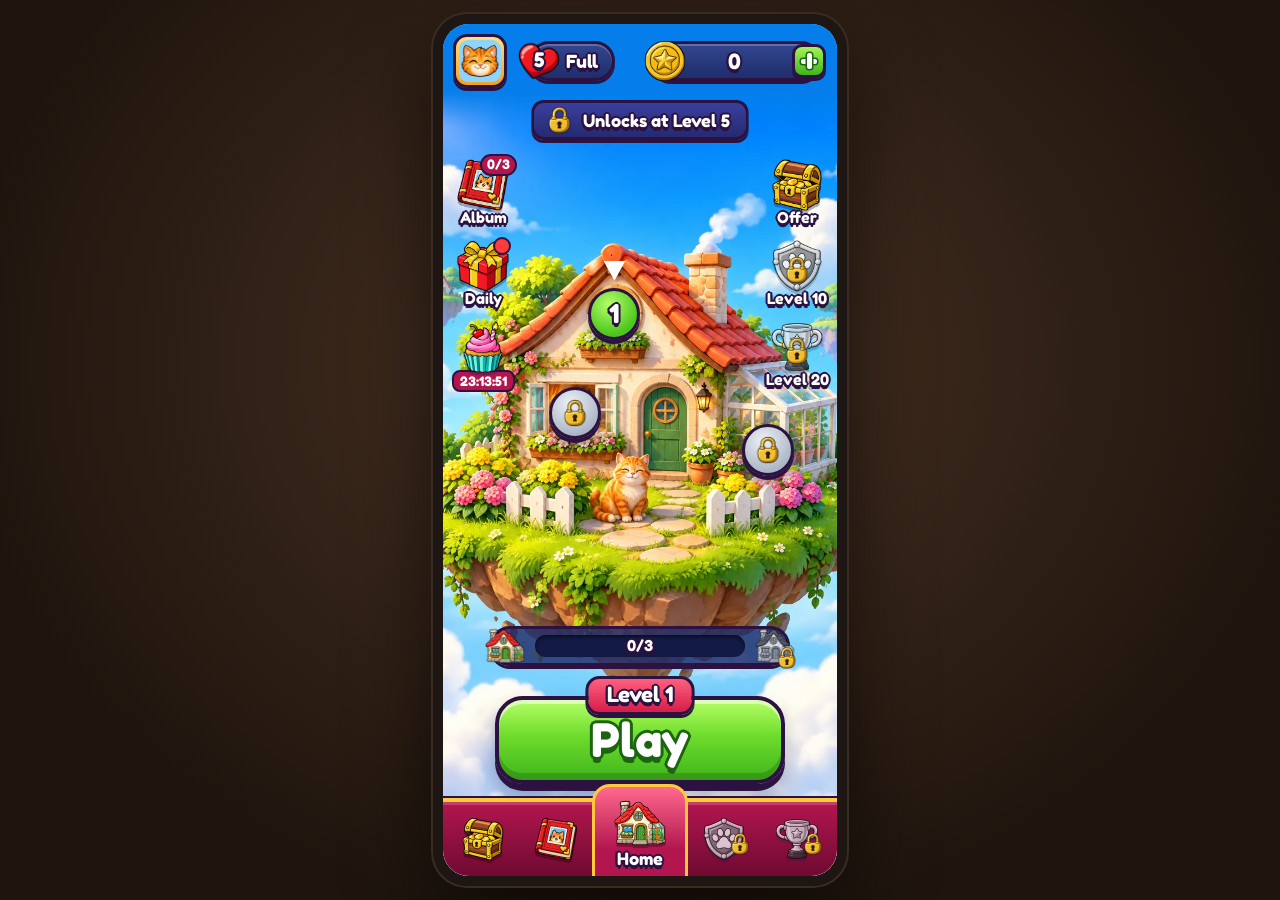
<file: index.html>
<!doctype html>
<html lang="en">
<head>
  <meta charset="utf-8" />
  <script>
    // One link for every screen: a phone plays full screen here; a computer (a mouse and a wide
    // window) opens the game inside a phone-shaped frame. Inside that frame this page is not the
    // top window, so it stays. A link that names no room (no ?level=) opens the home screen,
    // which picks the room.
    // home.html starts with this same script, without the home step.
    (function () {
      const path = location.pathname;
      if (window.top === window) {
        if (!/\/$|\.html$/.test(path)) return location.replace(path + "/" + location.search);
        if (matchMedia("(hover: hover) and (pointer: fine)").matches && innerWidth > innerHeight * 0.75) {
          const q = new URLSearchParams(location.search);
          const page = path.split("/").pop();
          if (page && page !== "index.html") q.set("page", page);
          const s = q.toString(); // not q.size: Safari before 17 has no size
          return location.replace("frame.html" + (s ? "?" + s : ""));
        }
      }
      if (!new URLSearchParams(location.search).has("level")) location.replace("home.html" + location.search);
    })();
  </script>
  <meta name="viewport" content="width=device-width, initial-scale=1, maximum-scale=1, user-scalable=no, viewport-fit=cover" />
  <meta name="theme-color" content="#1a110c" />
  <meta name="apple-mobile-web-app-capable" content="yes" />
  <title>Grandma's Attic</title>
  <link rel="stylesheet" href="css/style.c8e6fa7d97.css" />
</head>
<body>
  <canvas id="view"></canvas>
  <div id="vignette"></div>

  <button id="hint" aria-label="hint">
    <svg viewBox="0 0 48 48" aria-hidden="true">
      <path d="M24 6c-7.2 0-13 5.6-13 12.6 0 4.6 2.4 7.6 4.6 9.9 1.6 1.7 2.4 3 2.4 5V35h12v-1.5c0-2 .8-3.3 2.4-5 2.2-2.3 4.6-5.3 4.6-9.9C37 11.6 31.2 6 24 6z" fill="#ffd27a" stroke="#111" stroke-width="2.8" stroke-linejoin="round"/>
      <path d="M19 38.5h10M20.5 42.5h7" stroke="#111" stroke-width="2.8" stroke-linecap="round"/>
      <path d="M19.5 18.5c0-2.8 2-5 4.6-5.4" stroke="#fff4d6" stroke-width="2.4" stroke-linecap="round" fill="none"/>
    </svg>
    <span class="dots"><i class="dot"></i><i class="dot"></i><i class="dot"></i></span>
  </button>

  <div id="tray"></div>

  <div id="title">
    <div class="card">
      <h1>Grandma's Attic</h1>
      <div id="loadbar"><i></i></div>
      <div class="play" aria-label="play"></div>
    </div>
  </div>

  <div id="win">
    <div class="card">
      <h2>Escaped!</h2>
      <div class="memory"><img data-src="assets/tex/pic_photo_final.webp" alt="" /></div>
      <button id="again">Play again</button>
    </div>
  </div>

  <script type="module" src="js/main.e1792bf6a1.js"></script>
</body>
</html>
</file>
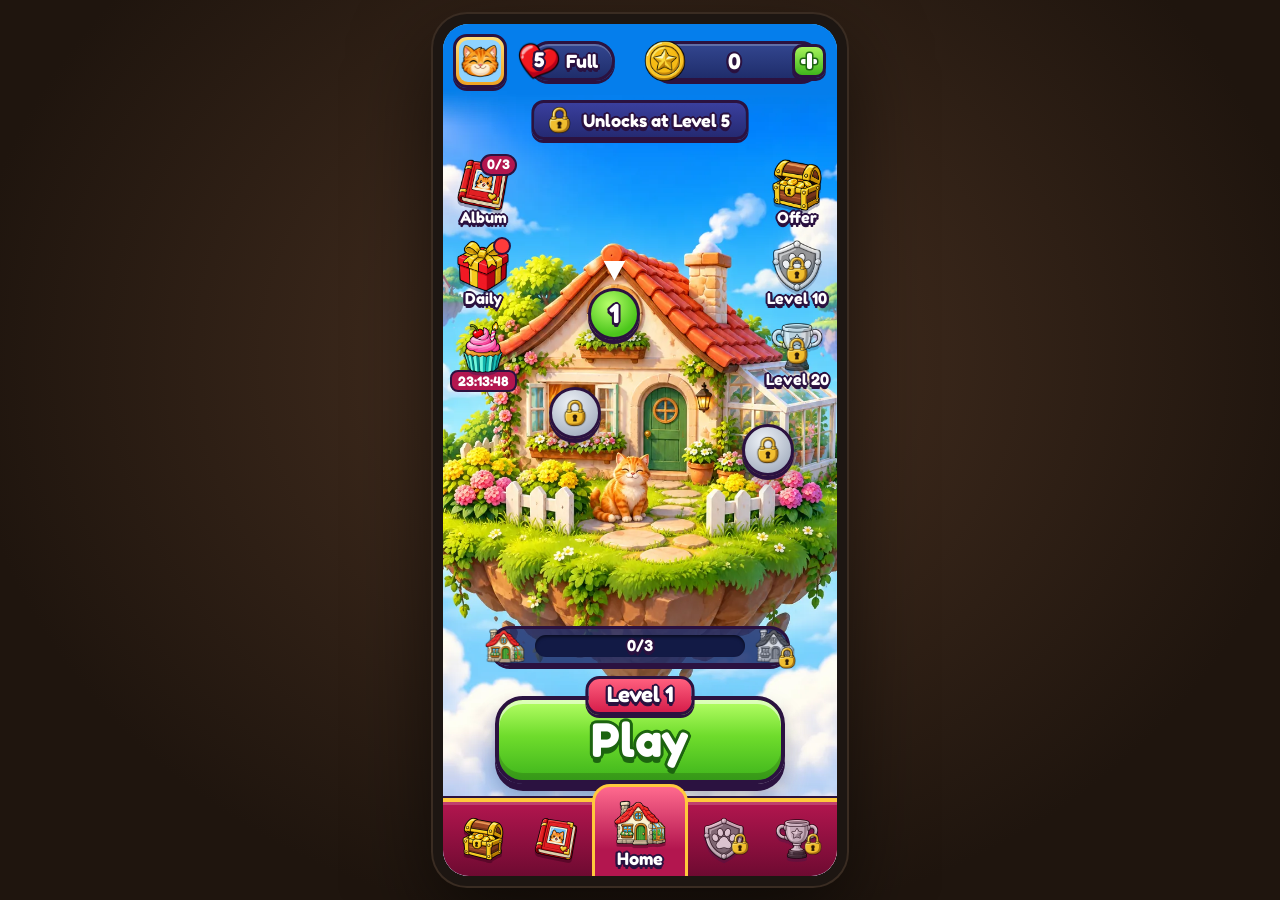
<file: frame.html>
<!doctype html>
<html lang="en">
<head>
  <meta charset="utf-8" />
  <meta name="viewport" content="width=device-width, initial-scale=1" />
  <title>Grandma's House</title>
  <script>
    // ?page=<name>.html is the page that sent the computer here (none = index.html); the rest of
    // the query is that page's own. A phone that lands here goes straight to that page.
    const q = new URLSearchParams(location.search);
    const page = /^[\w-]+\.html$/.test(q.get("page") || "") ? q.get("page") : "";
    q.delete("page");
    const rest = q.toString(); // not q.size: Safari before 17 has no size
    const inner = "./" + page + (rest ? "?" + rest : "");
    if (!matchMedia("(hover: hover) and (pointer: fine)").matches) location.replace(inner);
  </script>
  <style>
    /* The game is portrait mobile; on a computer it plays in a phone-shaped frame (390 x 844,
       an iPhone 14 screen) scaled to the window height. Mouse drag = finger swipe. */
    html, body { margin: 0; height: 100%; background: #2b1d14; overflow: hidden; }
    body { display: flex; align-items: center; justify-content: center;
      background: radial-gradient(ellipse at 50% 40%, #4a3222, #1f150e 75%); }
    .phone {
      height: min(calc(100vh - 48px), 900px); aspect-ratio: 390 / 844;
      border-radius: 34px; padding: 10px; background: #1d1612;
      box-shadow: 0 0 0 2px #3a2c22, 0 30px 80px rgba(0, 0, 0, 0.6);
    }
    iframe { width: 100%; height: 100%; border: 0; border-radius: 26px; display: block; background: #120b07; }
  </style>
</head>
<body>
  <div class="phone"><iframe id="game" title="Grandma's House" allow="autoplay; fullscreen"></iframe></div>
  <script>
    const f = document.getElementById("game");
    f.src = inner;
    f.addEventListener("load", () => f.focus());
  </script>
</body>
</html>
</file>
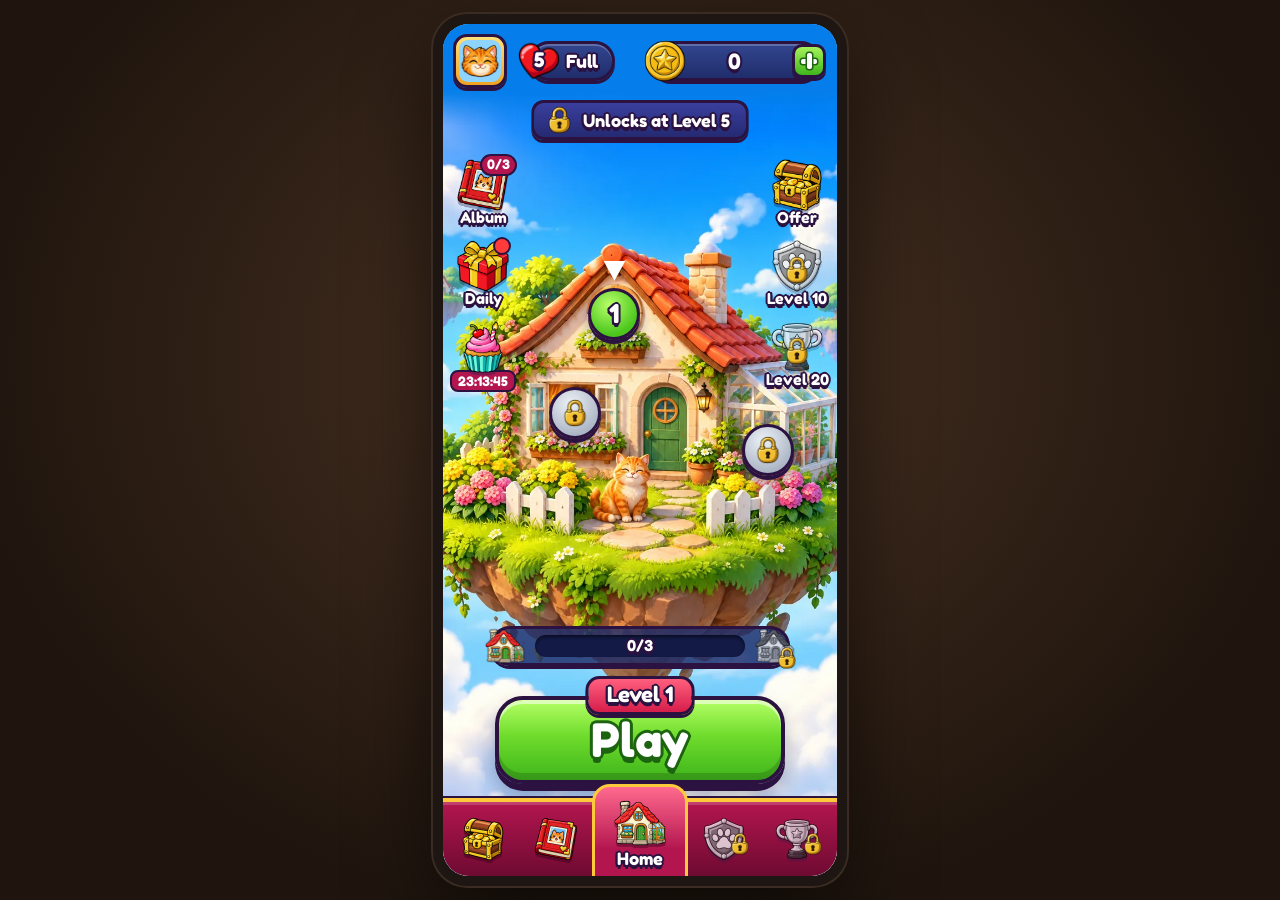
<file: home.html>
<!doctype html>
<html lang="en">
<head>
  <meta charset="utf-8" />
  <script>
    // One link for every screen: a phone plays full screen here; a computer (a mouse and a wide
    // window) opens the game inside a phone-shaped frame. Inside that frame this page is not the
    // top window, so it stays.
    // index.html starts with this same script (and sends a link with no room here).
    if (window.top === window) {
      const path = location.pathname;
      if (!/\/$|\.html$/.test(path)) location.replace(path + "/" + location.search);
      else if (matchMedia("(hover: hover) and (pointer: fine)").matches && innerWidth > innerHeight * 0.75) {
        const q = new URLSearchParams(location.search);
        const page = path.split("/").pop();
        if (page && page !== "index.html") q.set("page", page);
        const s = q.toString(); // not q.size: Safari before 17 has no size
        location.replace("frame.html" + (s ? "?" + s : ""));
      }
    }
  </script>
  <meta name="viewport" content="width=device-width, initial-scale=1, maximum-scale=1, user-scalable=no, viewport-fit=cover" />
  <meta name="theme-color" content="#5bc0f5" />
  <meta name="apple-mobile-web-app-capable" content="yes" />
  <title>Grandma's House</title>
  <link rel="stylesheet" href="meta/font.885dab4bb0.css" />
  <link rel="stylesheet" href="meta/home.fd7357fe61.css" />
  <link rel="preload" as="image" href="meta/art/home_island.webp" />
</head>
<body>
  <!-- The home screen, laid out like a casual mobile game's: grandma's cottage on its island with
       one badge per room on the house, the player's bar on top, feature buttons down the sides, the
       big Play button and the tab bar. Only Play, the rooms, the album and the coins do anything;
       the other buttons say "Coming soon" or the level they open at. Built by meta/home.js. -->
  <main id="scene">
    <div id="rooms"></div>
    <button id="cat" aria-label="cat"></button>
  </main>

  <header id="top" class="ui">
    <button id="avatar" class="later" data-say="Coming soon"><img src="meta/icons/er-avatar.png" alt="" /></button>
    <button id="lives" class="pill later" data-say="Lives full"><span class="heart"><img src="meta/icons/er-heart.png" alt="" /><b>5</b></span><span class="word">Full</span></button>
    <div id="coins" class="pill"><img src="meta/icons/er-coin.png" alt="" /><b>0</b><button class="plus later" data-say="Shop coming soon" aria-label="more coins"></button></div>
  </header>

  <button id="banner" class="ui later" data-unlock="5"><img src="meta/icons/er-lock.png" alt="" /><span>Unlocks at Level 5</span></button>

  <nav id="left" class="side ui">
    <button id="albumBtn" class="feat"><img src="meta/icons/er-album.png" alt="" /><span>Album</span><i class="count">0/3</i></button>
    <button class="feat later" data-say="Coming soon"><img src="meta/icons/er-gift.png" alt="" /><span>Daily</span><i class="dot"></i></button>
    <button class="feat later event" data-say="Coming soon"><img src="meta/icons/er-cupcake.png" alt="" /><span class="timer">24:00:00</span></button>
  </nav>
  <nav id="right" class="side ui">
    <button class="feat later" data-say="Coming soon"><img src="meta/icons/er-chest.png" alt="" /><span>Offer</span></button>
    <button class="feat later locked" data-unlock="10"><img src="meta/icons/er-team.png" alt="" /><img class="lock" src="meta/icons/er-lock.png" alt="" /><span>Level 10</span></button>
    <button class="feat later locked" data-unlock="20"><img src="meta/icons/er-trophy.png" alt="" /><img class="lock" src="meta/icons/er-lock.png" alt="" /><span>Level 20</span></button>
  </nav>

  <section id="dock" class="ui">
    <div id="chapter">
      <img class="here" src="meta/icons/er-house.png" alt="" />
      <div class="bar"><i></i><b>0/3</b></div>
      <button class="next later" data-unlock="4" aria-label="next house"><img src="meta/icons/er-house.png" alt="" /><img class="lock" src="meta/icons/er-lock.png" alt="" /></button>
    </div>
    <button id="play" class="big"><span class="tag">Level 1</span><span class="word">Play</span></button>
  </section>

  <nav id="tabs" class="ui">
    <button class="later" data-say="Shop coming soon"><img src="meta/icons/er-chest.png" alt="" /></button>
    <button id="albumTab"><img src="meta/icons/er-album.png" alt="" /></button>
    <button class="on"><img src="meta/icons/er-house.png" alt="" /><span>Home</span></button>
    <button class="later locked" data-unlock="10"><img src="meta/icons/er-team.png" alt="" /><img class="lock" src="meta/icons/er-lock.png" alt="" /></button>
    <button class="later locked" data-unlock="20"><img src="meta/icons/er-trophy.png" alt="" /><img class="lock" src="meta/icons/er-lock.png" alt="" /></button>
  </nav>

  <div id="toast"></div>

  <!-- A room just done: its keepsake photo and coins; one tap sends them home. -->
  <div id="reward" class="layer">
    <div class="card">
      <h1 class="title">New Photo!</h1>
      <div class="photo"><img alt="" /></div>
      <div class="gain"><img src="meta/icons/er-coin.png" alt="" /><b>+15</b></div>
      <p class="hint">Tap to continue</p>
    </div>
  </div>

  <!-- The album: one photo per room, the next house still locked. -->
  <div id="album" class="layer">
    <div class="panel">
      <h2>Album</h2>
      <button class="close" aria-label="close"></button>
      <p class="house">Grandma's House</p>
      <div class="slots"></div>
    </div>
  </div>

  <!-- A keepsake looked at close; the round button plays its room again. -->
  <div id="look" class="layer">
    <div class="card">
      <div class="photo"><img alt="" /></div>
      <button id="replay" class="round" aria-label="play again">
        <svg viewBox="0 0 48 48" aria-hidden="true">
          <path d="M35.5 17.5A13 13 0 1 0 37 28" fill="none" stroke="#fff" stroke-width="5.5" stroke-linecap="round"/>
          <path d="M38.5 8.5 37 19.5 26.5 17z" fill="#fff" stroke="#fff" stroke-width="2.5" stroke-linejoin="round"/>
        </svg>
      </button>
    </div>
  </div>

  <script type="module" src="meta/home.a60605ca28.js"></script>
</body>
</html>
</file>
<file: css/style.c8e6fa7d97.css>
:root {
  --wood: #5a3519;
  --cream: #fff4dc;
  --gold: #ffcf6b;
  --ink: #2a1a10;
  --safe-b: env(safe-area-inset-bottom, 0px);
  --safe-t: env(safe-area-inset-top, 0px);
}
* { box-sizing: border-box; -webkit-tap-highlight-color: transparent; }
html, body {
  margin: 0; height: 100%; overflow: hidden; background: #120b07;
  touch-action: none; user-select: none; -webkit-user-select: none;
  font-family: "Georgia", "Times New Roman", serif; color: var(--cream);
}
#view { position: fixed; inset: 0; width: 100%; height: 100%; display: block; cursor: grab; }
#vignette {
  position: fixed; inset: 0; pointer-events: none;
  background: radial-gradient(ellipse 85% 70% at 50% 46%, rgba(0,0,0,0) 62%, rgba(40,22,10,0.2) 100%);
}

/* Hint bulb */
#hint {
  position: fixed; top: calc(14px + var(--safe-t)); right: 14px; width: 58px; height: 58px;
  border-radius: 50%; border: 0; padding: 6px; background: rgba(255, 240, 210, 0.16);
  backdrop-filter: blur(6px); -webkit-backdrop-filter: blur(6px);
  box-shadow: 0 4px 14px rgba(0,0,0,0.35), inset 0 0 0 2px rgba(255, 220, 160, 0.35);
}
#hint svg { width: 100%; height: 100%; filter: drop-shadow(0 0 6px rgba(255, 200, 90, 0.6)); }
#hint .dots { position: absolute; bottom: -9px; left: 50%; transform: translateX(-50%); display: flex; gap: 4px; }
#hint .dot { width: 7px; height: 7px; border-radius: 50%; background: var(--gold); box-shadow: 0 0 4px rgba(255,200,90,0.8); }
#hint .dot.used { background: rgba(255,255,255,0.18); box-shadow: none; }
#hint.empty svg { filter: grayscale(0.8) brightness(0.7); }
#hint.nudge { animation: nudge 0.9s ease-out; }
@keyframes nudge { 0%, 100% { transform: scale(1); } 30% { transform: scale(1.18) rotate(-8deg); } 60% { transform: scale(0.96) rotate(5deg); } }

/* Item tray */
#tray {
  position: fixed; left: 50%; bottom: calc(14px + var(--safe-b)); transform: translateX(-50%);
  display: flex; gap: 8px; padding: 8px 10px; border-radius: 26px;
  background: linear-gradient(180deg, rgba(70, 42, 24, 0.82), rgba(40, 24, 14, 0.9));
  box-shadow: 0 6px 22px rgba(0,0,0,0.45), inset 0 1px 0 rgba(255, 220, 170, 0.25);
}
.slot {
  width: 52px; height: 52px; border-radius: 16px; position: relative;
  background: rgba(255, 238, 210, 0.08); box-shadow: inset 0 2px 6px rgba(0,0,0,0.45);
  transition: transform 0.18s, background 0.18s;
}
.slot img { position: absolute; inset: 2px; width: 48px; height: 48px; object-fit: contain; pointer-events: none;
  filter: drop-shadow(0 2px 2px rgba(0,0,0,0.5)); }
.slot.filled { background: rgba(255, 238, 210, 0.16); }
.slot.selected { transform: translateY(-10px) scale(1.08); background: rgba(255, 214, 120, 0.35);
  box-shadow: 0 0 0 2px var(--gold), 0 0 18px rgba(255, 200, 90, 0.7); }
.slot.inspectable::after { content: ""; position: absolute; right: -2px; top: -2px; width: 14px; height: 14px; border-radius: 50%;
  background: radial-gradient(circle, #fff6d8 0 30%, var(--gold) 31% 60%, rgba(255,207,107,0) 61%); animation: twinkle 1.4s infinite; }
.slot.pop { animation: pop 0.45s cubic-bezier(.3,1.8,.5,1); }
@keyframes pop { 0% { transform: scale(0.4); } 100% { transform: scale(1); } }
@keyframes twinkle { 0%, 100% { opacity: 0.4; transform: scale(0.8); } 50% { opacity: 1; transform: scale(1.15); } }

.ghost, .flyer { position: fixed; width: 64px; height: 64px; transform: translate(-50%, -50%); pointer-events: none; z-index: 30;
  filter: drop-shadow(0 6px 8px rgba(0,0,0,0.5)); }
.flyer { transition: left 0.52s cubic-bezier(.5,-0.3,.6,1), top 0.52s cubic-bezier(.4,0,.6,1.4), transform 0.52s; width: 96px; height: 96px; }
.flyer.out { transition: none; }

/* Thought bubble */
.bubble {
  position: fixed; width: 92px; height: 92px; margin: -46px 0 0 -46px; border-radius: 50%; z-index: 20; pointer-events: none;
  background: radial-gradient(circle at 40% 35%, #fffaf0, #f3e3c6); box-shadow: 0 6px 18px rgba(0,0,0,0.35);
  animation: bubbleIn 0.4s cubic-bezier(.3,1.7,.5,1);
}
.bubble::before, .bubble::after { content: ""; position: absolute; border-radius: 50%; background: #f6ead2; box-shadow: 0 3px 8px rgba(0,0,0,0.3); }
.bubble::before { width: 18px; height: 18px; left: 18px; bottom: -14px; }
.bubble::after { width: 10px; height: 10px; left: 8px; bottom: -28px; }
.bubble img { position: absolute; inset: 10px; width: 72px; height: 72px; object-fit: contain; }
.bubble.out { transition: opacity 0.4s, transform 0.4s; opacity: 0; transform: translateY(-10px) scale(0.9); }
@keyframes bubbleIn { 0% { transform: scale(0.2); opacity: 0; } 100% { transform: scale(1); opacity: 1; } }

/* Hint ring */
.ring { position: fixed; width: 110px; height: 110px; margin: -55px 0 0 -55px; border-radius: 50%; pointer-events: none; z-index: 15;
  border: 3px solid rgba(255, 214, 120, 0.95); box-shadow: 0 0 22px rgba(255, 200, 90, 0.8), inset 0 0 22px rgba(255, 200, 90, 0.5);
  animation: ring 1.3s ease-out 2; }
@keyframes ring { 0% { transform: scale(1.6); opacity: 0; } 30% { opacity: 1; } 100% { transform: scale(0.7); opacity: 0; } }

/* Title and win cards */
#title, #win { position: fixed; inset: 0; display: flex; align-items: center; justify-content: center; z-index: 40;
  pointer-events: none; opacity: 0; transition: opacity 0.6s; }
#title.show, #win.show { opacity: 1; pointer-events: auto; }
#title { background: radial-gradient(ellipse at 50% 40%, rgba(40,24,12,0.35), rgba(12,7,4,0.85)); }
#title.gone { opacity: 0; transition: opacity 1.1s; }
.card { text-align: center; padding: 0 24px; }
h1 { font-size: 42px; line-height: 1.05; margin: 0 0 26px; color: #ffe7b8; font-weight: normal; letter-spacing: 0.5px;
  text-shadow: 0 2px 0 #4a2a12, 0 0 26px rgba(255, 190, 90, 0.55); }
#loadbar { width: 160px; height: 6px; margin: 0 auto; border-radius: 3px; background: rgba(255,255,255,0.15); overflow: hidden; }
#loadbar i { display: block; height: 100%; width: 0; background: var(--gold); transition: width 0.2s; }
.play { width: 78px; height: 78px; margin: 0 auto; border-radius: 50%; display: none; position: relative;
  background: radial-gradient(circle at 40% 35%, #ffe3a3, #e5a64a); box-shadow: 0 6px 20px rgba(0,0,0,0.45), 0 0 30px rgba(255,190,90,0.5);
  animation: breathe 2.2s ease-in-out infinite; }
.play::after { content: ""; position: absolute; left: 31px; top: 23px; border-left: 26px solid #5a3519; border-top: 16px solid transparent; border-bottom: 16px solid transparent; }
#title.ready #loadbar { display: none; }
#title.ready .play { display: block; }
@keyframes breathe { 0%, 100% { transform: scale(1); } 50% { transform: scale(1.07); } }

#win { background: radial-gradient(ellipse at 50% 45%, rgba(255, 196, 110, 0.35), rgba(30, 16, 6, 0.8)); }
h2 { font-size: 44px; margin: 0 0 18px; color: #fff0c8; font-weight: normal; text-shadow: 0 2px 0 #4a2a12, 0 0 30px rgba(255, 200, 100, 0.8); }
#win .memory { display: none; margin: 0 auto 22px; width: 170px; padding: 9px; background: #6b4024; border-radius: 4px;
  box-shadow: 0 10px 30px rgba(0,0,0,0.5), inset 0 0 0 3px #8a5a34; transform: rotate(-3deg); }
#win.photo .memory { display: block; }
#win .memory img { width: 100%; display: block; }
#again { font: inherit; font-size: 20px; color: var(--ink); border: 0; padding: 13px 30px; border-radius: 30px;
  background: linear-gradient(180deg, #ffe3a3, #e8a94e); box-shadow: 0 6px 16px rgba(0,0,0,0.4); }

body.inspecting #tray .slot:not(.selected) { opacity: 0.5; }

/* First-play teaching (coach.js). The hand's fingertip is the element's spot. */
.coach-goal { position: fixed; left: 50%; top: calc(22px + var(--safe-t)); z-index: 25; pointer-events: none;
  display: flex; align-items: center; gap: 8px; padding: 6px 20px 6px 8px; border-radius: 28px; white-space: nowrap;
  font-size: 21px; color: #ffe7b8; text-shadow: 0 2px 0 #3a200d;
  background: linear-gradient(180deg, rgba(86, 52, 28, 0.92), rgba(48, 28, 15, 0.94));
  box-shadow: 0 6px 18px rgba(0,0,0,0.4), inset 0 1px 0 rgba(255,220,170,0.3), inset 0 0 0 2px rgba(255,207,107,0.3);
  opacity: 0; transform: translate(-50%, -14px) scale(0.9); transition: opacity 0.45s, transform 0.45s cubic-bezier(.3,1.6,.5,1); }
.coach-goal.show { opacity: 1; transform: translate(-50%, 0) scale(1); }
.coach-goal svg { width: 42px; height: 42px; flex: none; }

.coach-hand { position: fixed; width: 64px; height: 64px; margin: -4px 0 0 -29px; z-index: 26; pointer-events: none;
  opacity: 0; transition: opacity 0.3s; }
.coach-hand.show, .coach-swipe .coach-hand { opacity: 1; }
.coach-hand svg { position: relative; width: 100%; height: 100%; display: block; transform-origin: 45% 8%;
  filter: drop-shadow(0 4px 5px rgba(0,0,0,0.45)); }
.coach-hand.tap svg { animation: press 1.3s ease-in-out infinite; }
.coach-hand.down { transform-origin: 29px 4px; transform: rotate(180deg); }
.coach-hand.tap::before { content: ""; position: absolute; left: 29px; top: 4px; width: 50px; height: 50px; margin: -25px 0 0 -25px;
  border-radius: 50%; border: 4px solid #fff; box-shadow: 0 0 0 2px rgba(17,17,17,0.55), inset 0 0 0 2px rgba(17,17,17,0.35);
  animation: ripple 1.3s ease-out infinite; }
@keyframes press { 0%, 100% { transform: translate(10px, 18px) rotate(-10deg); } 38%, 52% { transform: translate(0, 0) scale(0.9); } }
@keyframes ripple { 0%, 40% { transform: scale(0.3); opacity: 0; } 48% { opacity: 1; } 100% { transform: scale(1.35); opacity: 0; } }

.coach-swipe { position: fixed; left: 50%; top: 60%; width: 0; height: 0; z-index: 26; pointer-events: none;
  opacity: 0; transition: opacity 0.35s; }
.coach-swipe.show { opacity: 1; }
.coach-swipe .coach-hand { position: absolute; left: 0; top: 0; animation: swipe 1.9s ease-in-out infinite; }
@keyframes swipe { 0%, 100% { transform: translateX(-64px) rotate(-12deg); } 50% { transform: translateX(64px) rotate(12deg); } }
.chev { position: absolute; width: 30px; height: 40px; filter: drop-shadow(0 3px 4px rgba(0,0,0,0.4)); }
.chev svg { width: 100%; height: 100%; display: block; }
.coach-swipe .chev { top: 2px; animation: chev 1.9s ease-in-out infinite; }
.coach-swipe .chev.l { left: -128px; animation-delay: -0.95s; }
.coach-swipe .chev.r { left: 98px; }
.chev.r svg { transform: scaleX(-1); }
@keyframes chev { 0%, 100% { opacity: 0.35; } 50% { opacity: 1; } }

.coach-card { position: fixed; inset: 0; z-index: 45; display: flex; align-items: center; justify-content: center;
  background: radial-gradient(ellipse at 50% 45%, rgba(30, 18, 9, 0.35), rgba(12, 7, 4, 0.72)); opacity: 0; transition: opacity 0.35s; }
.coach-card.show { opacity: 1; }
.coach-card .panel { width: min(300px, 84vw); padding: 18px 22px 20px; border-radius: 30px; text-align: center;
  background: linear-gradient(180deg, rgba(92, 56, 30, 0.97), rgba(50, 29, 15, 0.98));
  box-shadow: 0 16px 44px rgba(0,0,0,0.55), inset 0 1px 0 rgba(255,220,170,0.3), inset 0 0 0 2px rgba(255,207,107,0.3);
  transform: scale(0.88); transition: transform 0.4s cubic-bezier(.3,1.6,.5,1); }
.coach-card.show .panel { transform: scale(1); }
.coach-card .goal svg { width: 70px; height: 70px; display: block; margin: 0 auto; }
.coach-card h3 { margin: 4px 0 14px; font-weight: normal; font-size: 27px; color: #ffe7b8;
  text-shadow: 0 2px 0 #3a200d, 0 0 18px rgba(255, 190, 90, 0.4); }
.coach-card .row { display: flex; align-items: center; gap: 14px; padding: 6px 4px; font-size: 20px; text-align: left; color: var(--cream); }
.coach-card .ico { position: relative; width: 58px; height: 58px; flex: none; border-radius: 17px;
  background: rgba(255, 238, 210, 0.12); box-shadow: inset 0 2px 6px rgba(0,0,0,0.45); overflow: hidden; }
.coach-card .ico > svg { position: absolute; left: 13px; top: 12px; width: 34px; height: 34px; filter: drop-shadow(0 2px 2px rgba(0,0,0,0.4)); }
.coach-card .ico.swipe > svg { animation: swipeSmall 1.9s ease-in-out infinite; }
@keyframes swipeSmall { 0%, 100% { transform: translateX(-6px) rotate(-10deg); } 50% { transform: translateX(6px) rotate(10deg); } }
.coach-card .ico .chev { top: 17px; width: 11px; height: 16px; }
.coach-card .ico .chev.l { left: 3px; }
.coach-card .ico .chev.r { right: 3px; }
.coach-card .ico.tap > svg { top: 16px; transform-origin: 45% 8%; animation: press 1.3s ease-in-out infinite; }
.coach-card .ico.tap .ripple { position: absolute; left: 28px; top: 17px; width: 28px; height: 28px; margin: -14px 0 0 -14px;
  border-radius: 50%; border: 3px solid #fff; box-shadow: 0 0 0 1.5px rgba(17,17,17,0.55); animation: ripple 1.3s ease-out infinite; }
.coach-card .ico.use { background: rgba(255, 214, 120, 0.3); box-shadow: 0 0 0 2px var(--gold), 0 0 14px rgba(255, 200, 90, 0.5); }
.coach-card .ico.use img { position: absolute; inset: 5px; width: 48px; height: 48px; object-fit: contain; filter: drop-shadow(0 2px 2px rgba(0,0,0,0.5)); }
.coach-card .ok { width: 62px; height: 62px; margin: 16px auto 0; border-radius: 50%;
  background: radial-gradient(circle at 40% 35%, #ffe3a3, #e5a64a); box-shadow: 0 6px 18px rgba(0,0,0,0.45), 0 0 26px rgba(255,190,90,0.45);
  animation: breathe 2.2s ease-in-out infinite; }
.coach-card .ok svg { width: 100%; height: 100%; display: block; }
</file>
<file: meta/font.885dab4bb0.css>
/* Fredoka One, Copyright (c) 2011 Milena B Brandao, with Reserved Font Name "Fredoka".
   SIL Open Font License 1.1 (https://openfontlicense.org). The unchanged font, wrapped as WOFF2
   and inlined here so it arrives with the home page's style. */
@font-face { font-family: "Fredoka One"; font-display: block;
  src: url("[data-uri]") format("woff2"); }
</file>
<file: meta/home.fd7357fe61.css>
/* The home screen, in the look of a casual mobile game: a sunny island scene, chunky rounded type
   with dark outlines, a green Play button and a berry tab bar with gold trim. */
:root {
  --ink: #2b1240;
  --navy: #1f2d6b;
  --berry: #b3164f;
  --berry-dark: #6e0a31;
  --gold: #ffc93c;
  --green-dark: #1d6410;
  --safe-b: env(safe-area-inset-bottom, 0px);
  --safe-t: env(safe-area-inset-top, 0px);
  /* a thick dark outline around white type */
  --line: 0 2px 0 var(--ink), 2px 0 0 var(--ink), -2px 0 0 var(--ink), 0 -2px 0 var(--ink),
          1.5px 1.5px 0 var(--ink), -1.5px 1.5px 0 var(--ink), 1.5px -1.5px 0 var(--ink), -1.5px -1.5px 0 var(--ink),
          0 4px 0 var(--ink);
}
* { box-sizing: border-box; -webkit-tap-highlight-color: transparent; }
html, body {
  margin: 0; height: 100%; overflow: hidden;
  background: linear-gradient(180deg, #45b2f2, #9ee0ff 60%, #d8f4ff);
  touch-action: manipulation; user-select: none; -webkit-user-select: none;
  font-family: "Fredoka One", "Arial Rounded MT Bold", "Trebuchet MS", sans-serif; color: #fff;
}
button { font: inherit; color: inherit; border: 0; padding: 0; background: none; cursor: pointer; }
img { -webkit-user-drag: none; display: block; }
h1, h2, p { margin: 0; font-weight: normal; }

/* The scene: the painting keeps its 2:3 shape and covers the screen (a phone shows its middle);
   the room badges and the cat are placed in % of the painting so they stay on it at any size. */
#scene {
  position: fixed; left: 50%; top: 50%;
  width: max(100vw, 66.667vh); height: max(100vh, 150vw);
  width: max(100vw, 66.667dvh); height: max(100dvh, 150vw);
  transform: translate(-50%, -50%);
  background: url("art/home_island.webp") center / 100% 100% no-repeat;
  opacity: 0; transition: opacity 0.5s;
}
body.ready #scene { opacity: 1; }
#scene.float { animation: float 5s ease-in-out infinite; }
@keyframes float { 0%, 100% { transform: translate(-50%, -50%); } 50% { transform: translate(-50%, calc(-50% - 6px)); } }
.ui { opacity: 0; transition: opacity 0.5s; }
body.ready .ui { opacity: 1; }

/* One badge per room, on its window of the house. */
.room {
  position: absolute; width: 52px; height: 52px; margin: -26px 0 0 -26px; border-radius: 50%;
  display: flex; align-items: center; justify-content: center;
  border: 3px solid var(--ink); box-shadow: 0 4px 0 var(--ink), 0 8px 14px rgba(20, 30, 80, 0.35);
  font-size: 26px; text-shadow: var(--line);
  transition: transform 0.15s;
}
.room:active { transform: scale(0.92); }
.room img.thumb { width: 100%; height: 100%; border-radius: 50%; object-fit: cover; }
.room img.lock { width: 30px; height: 30px; }
.room.now { background: radial-gradient(circle at 40% 30%, #b7ff6a, #4cc61c 70%); animation: roomPulse 1.6s ease-in-out infinite; }
.room.now::after { /* the arrow pointing at the room to play */
  content: ""; position: absolute; left: 50%; top: -30px; margin-left: -11px; width: 22px; height: 20px;
  background: #fff; clip-path: polygon(0 0, 100% 0, 50% 100%);
  filter: drop-shadow(0 3px 0 var(--ink)); animation: point 1s ease-in-out infinite; }
.room.won { background: var(--gold); padding: 3px; }
.room.won::after { /* a gold star on the photo */
  content: ""; position: absolute; right: -8px; bottom: -6px; width: 24px; height: 24px; background: var(--gold);
  clip-path: polygon(50% 0, 62% 35%, 100% 38%, 70% 60%, 80% 100%, 50% 78%, 20% 100%, 30% 60%, 0 38%, 38% 35%);
  filter: drop-shadow(0 0 0 var(--ink)); }
.room.soon, .room.locked { background: radial-gradient(circle at 40% 30%, #eef2f7, #aab4c4 75%); }
.room.soon::before { content: "Soon"; position: absolute; bottom: -22px; font-size: 15px; white-space: nowrap; text-shadow: var(--line); }
.room.nope { animation: nope 0.42s; }
.room.pop { animation: pop 0.55s cubic-bezier(.3,1.7,.5,1); }
.room img.lock.off { animation: lockOff 0.6s ease-in forwards; }
@keyframes roomPulse { 0%, 100% { box-shadow: 0 4px 0 var(--ink), 0 0 0 0 rgba(255, 255, 255, 0.0); } 50% { box-shadow: 0 4px 0 var(--ink), 0 0 0 9px rgba(255, 255, 255, 0.55); } }
@keyframes point { 0%, 100% { transform: translateY(0); } 50% { transform: translateY(-7px); } }
@keyframes nope { 0%, 100% { transform: translateX(0); } 25% { transform: translateX(-7px); } 50% { transform: translateX(6px); } 75% { transform: translateX(-3px); } }
@keyframes pop { 0% { transform: scale(1); } 35% { transform: scale(1.3); } 100% { transform: scale(1); } }
@keyframes lockOff { 0% { transform: none; opacity: 1; } 25% { transform: translateY(-14%) rotate(-12deg) scale(1.1); } 100% { transform: translateY(150%) rotate(30deg) scale(0.8); opacity: 0; } }

/* The cat in front of the house: tap it. */
#cat { position: absolute; border-radius: 50%; }
.heart-fly { position: fixed; width: 30px; height: 30px; margin: -15px 0 0 -15px; pointer-events: none; z-index: 30;
  animation: heartUp 1.2s ease-out forwards; }
@keyframes heartUp { 0% { transform: translateY(0) scale(0.4); opacity: 0; } 20% { opacity: 1; transform: translateY(-10px) scale(1.1); } 100% { transform: translateY(-70px) scale(0.9); opacity: 0; } }

/* The player's bar: avatar, lives, coins. */
#top { position: fixed; left: 0; right: 0; top: calc(10px + var(--safe-t)); z-index: 20;
  display: flex; align-items: center; gap: 8px; padding: 0 10px; }
#avatar { width: 54px; height: 54px; flex: none; border-radius: 14px; padding: 3px;
  background: linear-gradient(180deg, #ffe07a, #f0a321); border: 3px solid var(--ink); box-shadow: 0 3px 0 var(--ink); }
#avatar img { width: 100%; height: 100%; border-radius: 9px; background: #8fd3ff; }
.pill { position: relative; display: flex; align-items: center; height: 40px; border-radius: 20px;
  background: linear-gradient(180deg, #33468f, var(--navy)); border: 3px solid var(--ink);
  box-shadow: 0 3px 0 var(--ink), inset 0 2px 0 rgba(255, 255, 255, 0.22); }
.pill b { font-weight: normal; font-size: 21px; text-shadow: var(--line); font-variant-numeric: tabular-nums; }
#lives { padding: 0 14px 0 34px; margin-left: 14px; }
#lives .heart { position: absolute; left: -16px; top: 50%; width: 46px; height: 46px; margin-top: -23px; }
#lives .heart img { width: 100%; height: 100%; }
#lives .heart b { position: absolute; inset: 0; display: flex; align-items: center; justify-content: center; padding-bottom: 3px; font-size: 20px; }
#lives .word { font-size: 18px; text-shadow: var(--line); }
#coins { flex: 1; max-width: 170px; margin-left: auto; padding: 0 38px 0 34px; justify-content: center; margin-right: 6px; }
#coins > img { position: absolute; left: -12px; top: 50%; width: 46px; height: 46px; margin-top: -23px; }
#coins .plus { position: absolute; right: -8px; top: 50%; width: 34px; height: 34px; margin-top: -17px; border-radius: 10px;
  background: linear-gradient(180deg, #a6f25a, #3fb51c); border: 3px solid var(--ink); box-shadow: 0 3px 0 var(--ink); }
#coins .plus::before, #coins .plus::after { content: ""; position: absolute; left: 50%; top: 50%; background: #fff; border-radius: 2px;
  box-shadow: 0 0 0 1.5px var(--green-dark); }
#coins .plus::before { width: 16px; height: 5px; margin: -2.5px 0 0 -8px; }
#coins .plus::after { width: 5px; height: 16px; margin: -8px 0 0 -2.5px; }
#coins.bump { animation: bump 0.25s; }
@keyframes bump { 50% { transform: scale(1.1); } }

/* The locked feature banner under the bar. */
#banner { position: fixed; left: 50%; top: calc(76px + var(--safe-t)); z-index: 19; transform: translateX(-50%);
  display: flex; align-items: center; gap: 8px; height: 40px; padding: 0 16px 0 10px; border-radius: 12px; white-space: nowrap;
  background: linear-gradient(180deg, #3a3f9e, #252a72); border: 3px solid var(--ink); box-shadow: 0 3px 0 var(--ink);
  font-size: 17px; text-shadow: var(--line); }
#banner img { width: 30px; height: 30px; }

/* Feature buttons down the sides. */
.side { position: fixed; top: calc(132px + var(--safe-t)); z-index: 18; display: flex; flex-direction: column; gap: 10px; }
#left { left: 6px; }
#right { right: 6px; }
.feat { position: relative; width: 68px; display: flex; flex-direction: column; align-items: center; transition: transform 0.12s; }
.feat:active { transform: scale(0.92); }
.feat > img:first-child { width: 58px; height: 58px; filter: drop-shadow(0 3px 0 rgba(20, 30, 80, 0.35)); }
.feat span { margin-top: -6px; font-size: 15px; white-space: nowrap; text-shadow: var(--line); }
.feat .timer { font-size: 13px; padding: 1px 6px; border-radius: 8px; background: var(--berry); border: 2px solid var(--ink); text-shadow: none; }
.feat .count { position: absolute; right: 0; top: -2px; min-width: 30px; height: 22px; padding: 0 5px; border-radius: 11px;
  font-style: normal; font-size: 13px; line-height: 17px; text-align: center; background: var(--berry); border: 2.5px solid var(--ink); }
.feat .dot { position: absolute; right: 6px; top: 0; width: 18px; height: 18px; border-radius: 50%;
  background: #ff3b3b; border: 2.5px solid var(--ink); }
.feat.locked > img:first-child, #tabs .locked > img:first-child { filter: grayscale(1) brightness(1.15) opacity(0.75) drop-shadow(0 3px 0 rgba(20, 30, 80, 0.3)); }
.feat img.lock { position: absolute; left: 50%; top: 18px; width: 30px; height: 30px; margin-left: -15px; }
.feat.bump { animation: pop 0.5s cubic-bezier(.3,1.7,.5,1); }

/* The house progress bar and the big Play button. */
#dock { position: fixed; left: 0; right: 0; bottom: calc(92px + var(--safe-b)); z-index: 20;
  display: flex; flex-direction: column; align-items: center; gap: 30px; }
#chapter { display: flex; align-items: center; width: min(300px, 80vw); height: 40px; padding: 0 4px; border-radius: 20px;
  background: rgba(31, 45, 107, 0.82); border: 3px solid var(--ink); box-shadow: 0 3px 0 var(--ink); }
#chapter .here { width: 44px; height: 44px; margin: -6px 0 -6px -14px; }
#chapter .bar { position: relative; flex: 1; height: 22px; margin: 0 8px; border-radius: 11px; overflow: hidden;
  background: #121a45; box-shadow: inset 0 2px 3px rgba(0, 0, 0, 0.5); }
#chapter .bar i { position: absolute; left: 0; top: 0; bottom: 0; width: 0; border-radius: 11px;
  background: linear-gradient(180deg, #b7ff6a, #46bd19); box-shadow: inset 0 -3px 0 rgba(0, 0, 0, 0.18); transition: width 0.6s cubic-bezier(.4,1.4,.5,1); }
#chapter .bar b { position: absolute; inset: 0; text-align: center; font-weight: normal; font-size: 15px; line-height: 22px; text-shadow: var(--line); }
#chapter .next { position: relative; width: 44px; height: 44px; margin: -6px -14px -6px 0; }
#chapter .next > img:first-child { width: 100%; height: 100%; filter: grayscale(1) brightness(1.1) opacity(0.8); }
#chapter .next .lock { position: absolute; right: -2px; bottom: -2px; width: 24px; height: 24px; }

.big { position: relative; display: flex; align-items: center; justify-content: center;
  width: min(290px, 78vw); height: 88px; border-radius: 28px;
  background: linear-gradient(180deg, #b6ff66 0%, #6fdc2c 45%, #3fb51c 100%);
  border: 4px solid var(--ink); box-shadow: 0 7px 0 var(--ink), 0 14px 22px rgba(20, 40, 90, 0.35), inset 0 -7px 0 rgba(0, 0, 0, 0.16), inset 0 4px 0 rgba(255, 255, 255, 0.55);
  transition: transform 0.1s, box-shadow 0.1s; }
.big .word { font-size: 46px; text-shadow: 0 3px 0 var(--green-dark), 3px 0 0 var(--green-dark), -3px 0 0 var(--green-dark), 0 -3px 0 var(--green-dark),
  2px 2px 0 var(--green-dark), -2px 2px 0 var(--green-dark), 2px -2px 0 var(--green-dark), -2px -2px 0 var(--green-dark), 0 6px 0 var(--green-dark); }
.big:active { transform: translateY(5px); box-shadow: 0 2px 0 var(--ink), 0 6px 12px rgba(20, 40, 90, 0.3), inset 0 -7px 0 rgba(0, 0, 0, 0.16), inset 0 4px 0 rgba(255, 255, 255, 0.55); }
.big .tag { position: absolute; left: 50%; top: -24px; transform: translateX(-50%); padding: 3px 18px 5px; border-radius: 14px; white-space: nowrap;
  font-size: 21px; text-shadow: var(--line); background: linear-gradient(180deg, #ff5f7e, #d61e4b); border: 3px solid var(--ink); box-shadow: 0 3px 0 var(--ink); }
#play { animation: breathe 2s ease-in-out infinite; }
#play:active { animation: none; }
#play.soon { animation: none; background: linear-gradient(180deg, #e8edf3 0%, #b5bfcc 100%); }
#play.soon .word { font-size: 40px; text-shadow: var(--line); }
#play.nope { animation: shake 0.4s; }
#play.fresh { animation: fresh 0.6s cubic-bezier(.3,1.7,.5,1), breathe 2s ease-in-out 0.6s infinite; }
@keyframes breathe { 0%, 100% { transform: scale(1); } 50% { transform: scale(1.04); } }
@keyframes shake { 0%, 100% { transform: translateX(0); } 25% { transform: translateX(-8px); } 50% { transform: translateX(7px); } 75% { transform: translateX(-4px); } }
@keyframes fresh { 0% { transform: scale(0.85); } 50% { transform: scale(1.12); } 100% { transform: scale(1); } }

/* The tab bar. */
#tabs { position: fixed; left: 0; right: 0; bottom: 0; z-index: 21; display: flex; align-items: flex-end;
  height: calc(78px + var(--safe-b)); padding: 0 4px var(--safe-b);
  background: linear-gradient(180deg, var(--berry), var(--berry-dark)); border-top: 4px solid var(--gold);
  box-shadow: 0 -2px 0 var(--ink), inset 0 3px 0 rgba(255, 255, 255, 0.18); }
#tabs button { position: relative; flex: 1; height: 74px; display: flex; flex-direction: column; align-items: center; justify-content: center; }
#tabs button > img:first-child { width: 48px; height: 48px; filter: drop-shadow(0 3px 0 rgba(40, 0, 20, 0.4)); }
#tabs button.on { flex: 1.25; height: 92px; margin-top: -18px; border-radius: 18px 18px 0 0;
  background: linear-gradient(180deg, #ff6a8e, var(--berry) 70%); border: 3px solid var(--gold); border-bottom: 0; }
#tabs button.on > img:first-child { width: 58px; height: 58px; }
#tabs button.on span { font-size: 17px; margin-top: -4px; text-shadow: var(--line); }
#tabs img.lock { position: absolute; left: 50%; top: 30px; width: 24px; height: 24px; margin-left: 4px; }

/* A short line for buttons that do nothing yet. */
#toast { position: fixed; left: 50%; top: 38%; z-index: 60; transform: translate(-50%, 0); padding: 10px 20px; border-radius: 16px;
  white-space: nowrap; font-size: 20px; text-shadow: var(--line); pointer-events: none;
  background: rgba(31, 45, 107, 0.94); border: 3px solid var(--ink); box-shadow: 0 4px 0 var(--ink); opacity: 0; }
#toast.show { animation: toast 1.4s ease-out forwards; }
@keyframes toast { 0% { opacity: 0; transform: translate(-50%, 12px) scale(0.9); } 12% { opacity: 1; transform: translate(-50%, 0) scale(1.04); }
  20% { transform: translate(-50%, 0) scale(1); } 80% { opacity: 1; } 100% { opacity: 0; transform: translate(-50%, -14px); } }

/* Layers over the home: the reward, the album, a photo close up. */
.layer { position: fixed; inset: 0; z-index: 40; display: flex; align-items: center; justify-content: center;
  background: rgba(16, 20, 60, 0.72); opacity: 0; pointer-events: none; transition: opacity 0.35s; }
.layer.show { opacity: 1; pointer-events: auto; }
.layer .card { position: relative; display: flex; flex-direction: column; align-items: center; }
.photo { width: 200px; padding: 10px 10px 30px; border-radius: 6px; background: #fff;
  border: 3px solid var(--ink); box-shadow: 0 6px 0 var(--ink), 0 16px 30px rgba(0, 0, 0, 0.45); transform: rotate(-3deg); }
.photo img { width: 100%; aspect-ratio: 0.8; object-fit: cover; border-radius: 3px; background: #ffe9c4; }
.photo img.missing { object-fit: contain; padding: 16%; }

#reward { background: radial-gradient(ellipse at 50% 42%, #ff4f86, var(--berry) 45%, #57082a); }
#reward .title { font-size: 50px; color: #ffe95c; margin-bottom: 26px; text-shadow: var(--line), 0 8px 16px rgba(60, 0, 20, 0.5); }
#reward .photo { position: relative; z-index: 1; }
#reward .card::before { /* turning rays behind the photo */
  content: ""; position: absolute; left: 50%; top: 210px; width: 560px; height: 560px; margin: -280px 0 0 -280px; z-index: 0;
  border-radius: 50%; pointer-events: none;
  background: repeating-conic-gradient(rgba(255, 236, 140, 0.32) 0 10deg, rgba(255, 236, 140, 0) 10deg 24deg);
  -webkit-mask: radial-gradient(circle, #000 18%, transparent 66%); mask: radial-gradient(circle, #000 18%, transparent 66%);
  animation: spin 16s linear infinite; }
@keyframes spin { to { transform: rotate(360deg); } }
#reward.nophoto .photo { display: none; }
#reward.nocoins .gain { display: none; }
.gain { position: relative; z-index: 1; display: flex; align-items: center; gap: 4px; margin: 24px 0 34px;
  font-size: 44px; text-shadow: var(--line); }
.gain b { font-weight: normal; }
.gain img { width: 58px; height: 58px; }
#reward .hint { position: relative; z-index: 1; font-size: 22px; text-shadow: var(--line); animation: breathe 1.4s ease-in-out infinite; }
#reward .card > * { transition: opacity 0.3s; }
#reward.going .gain, #reward.going .hint, #reward.going .title { opacity: 0; }
#reward.show .photo { animation: photoIn 0.6s cubic-bezier(.3,1.5,.5,1); }
#reward.show .title { animation: titleIn 0.5s cubic-bezier(.3,1.7,.5,1); }
@keyframes photoIn { 0% { transform: rotate(-3deg) scale(0.5); opacity: 0; } 100% { transform: rotate(-3deg) scale(1); opacity: 1; } }
@keyframes titleIn { 0% { transform: scale(0.4); opacity: 0; } 100% { transform: scale(1); opacity: 1; } }

#album .panel { position: relative; width: min(340px, 90vw); padding: 0 0 22px; border-radius: 26px; overflow: visible;
  background: linear-gradient(180deg, #fff6e2, #ffe6b8); border: 4px solid var(--ink); box-shadow: 0 7px 0 var(--ink); color: var(--ink);
  transform: scale(0.9); transition: transform 0.3s cubic-bezier(.3,1.6,.5,1); }
#album.show .panel { transform: scale(1); }
#album h2 { height: 62px; margin: -4px -4px 0; border-radius: 26px 26px 0 0; font-size: 34px; line-height: 58px; text-align: center; color: #fff;
  background: linear-gradient(180deg, #ff5f8c, var(--berry)); border: 4px solid var(--ink); text-shadow: var(--line); }
#album .close { position: absolute; right: -14px; top: -14px; width: 46px; height: 46px; border-radius: 50%;
  background: linear-gradient(180deg, #ff7a6a, #e02b2b); border: 3px solid var(--ink); box-shadow: 0 3px 0 var(--ink); }
#album .close::before, #album .close::after { content: ""; position: absolute; left: 50%; top: 50%; width: 22px; height: 6px; margin: -3px 0 0 -11px;
  background: #fff; border-radius: 3px; box-shadow: 0 0 0 1.5px var(--ink); transform: rotate(45deg); }
#album .close::after { transform: rotate(-45deg); }
#album .house { margin: 14px 0 10px; text-align: center; font-size: 20px; color: var(--berry-dark); }
#album .slots { display: grid; grid-template-columns: 1fr 1fr; gap: 14px; padding: 0 22px; }
.slot { position: relative; aspect-ratio: 0.8; border-radius: 12px; padding: 6px; background: #fff;
  border: 3px solid var(--ink); box-shadow: 0 4px 0 var(--ink); display: flex; align-items: center; justify-content: center; }
.slot > img.keep { width: 100%; height: 100%; object-fit: cover; border-radius: 7px; }
.slot > img.room { width: 60%; }
.slot.locked > img.room, .slot.soon > img.room, .slot.next > img.room { filter: grayscale(1) opacity(0.35); }
.slot img.lock { position: absolute; width: 38%; left: 31%; top: 30%; }
.slot span { position: absolute; left: 0; right: 0; bottom: 8px; text-align: center; font-size: 16px; color: #fff; text-shadow: var(--line); }
.slot.now { background: #eaffd6; animation: roomPulse 1.6s ease-in-out infinite; }
.slot.nope { animation: nope 0.42s; }
.slot:active { transform: scale(0.96); }

#look .photo { width: min(270px, 70vw); }
.round { width: 78px; height: 78px; margin-top: 30px; border-radius: 50%;
  background: radial-gradient(circle at 40% 30%, #b7ff6a, #3fb51c 75%);
  border: 4px solid var(--ink); box-shadow: 0 6px 0 var(--ink), 0 12px 20px rgba(0, 0, 0, 0.4); }
.round svg { width: 44px; height: 44px; display: block; margin: auto; filter: drop-shadow(0 2px 0 var(--green-dark)); }
.round:active { transform: translateY(4px); box-shadow: 0 2px 0 var(--ink), 0 6px 12px rgba(0, 0, 0, 0.4); }

/* Things in flight between the reward, the house and the coin counter. */
.fly { position: fixed; z-index: 50; pointer-events: none; will-change: transform; }
.fly.coin { width: 46px; height: 46px; margin: -23px 0 0 -23px; }
.spark { position: fixed; width: 10px; height: 10px; margin: -5px 0 0 -5px; border-radius: 50%; z-index: 45; pointer-events: none;
  background: #fff6a0; box-shadow: 0 0 8px 2px rgba(255, 220, 90, 0.95); }

/* Short phones: tighter sides and dock. */
@media (max-height: 700px) {
  .side { top: calc(122px + var(--safe-t)); gap: 4px; }
  .feat > img:first-child { width: 48px; height: 48px; }
  #dock { gap: 26px; bottom: calc(84px + var(--safe-b)); }
  .big { height: 76px; }
}
</file>
